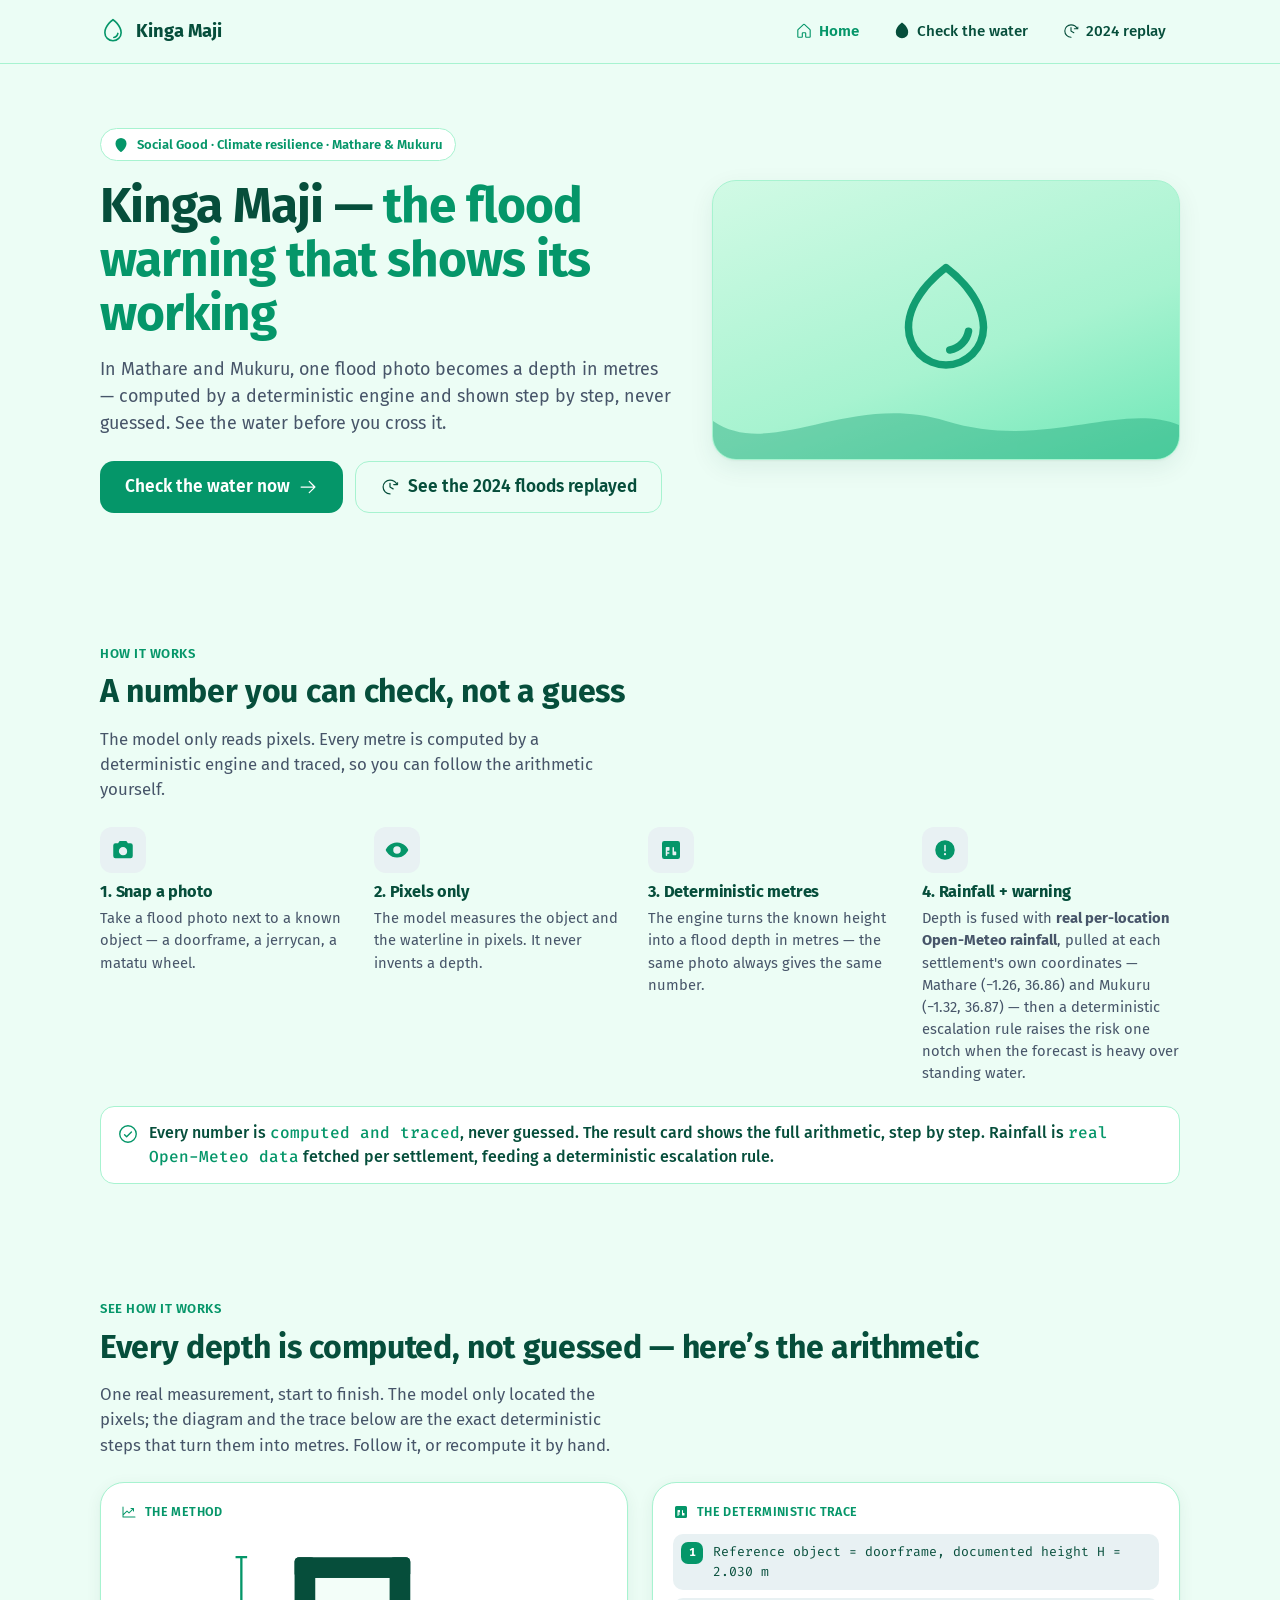
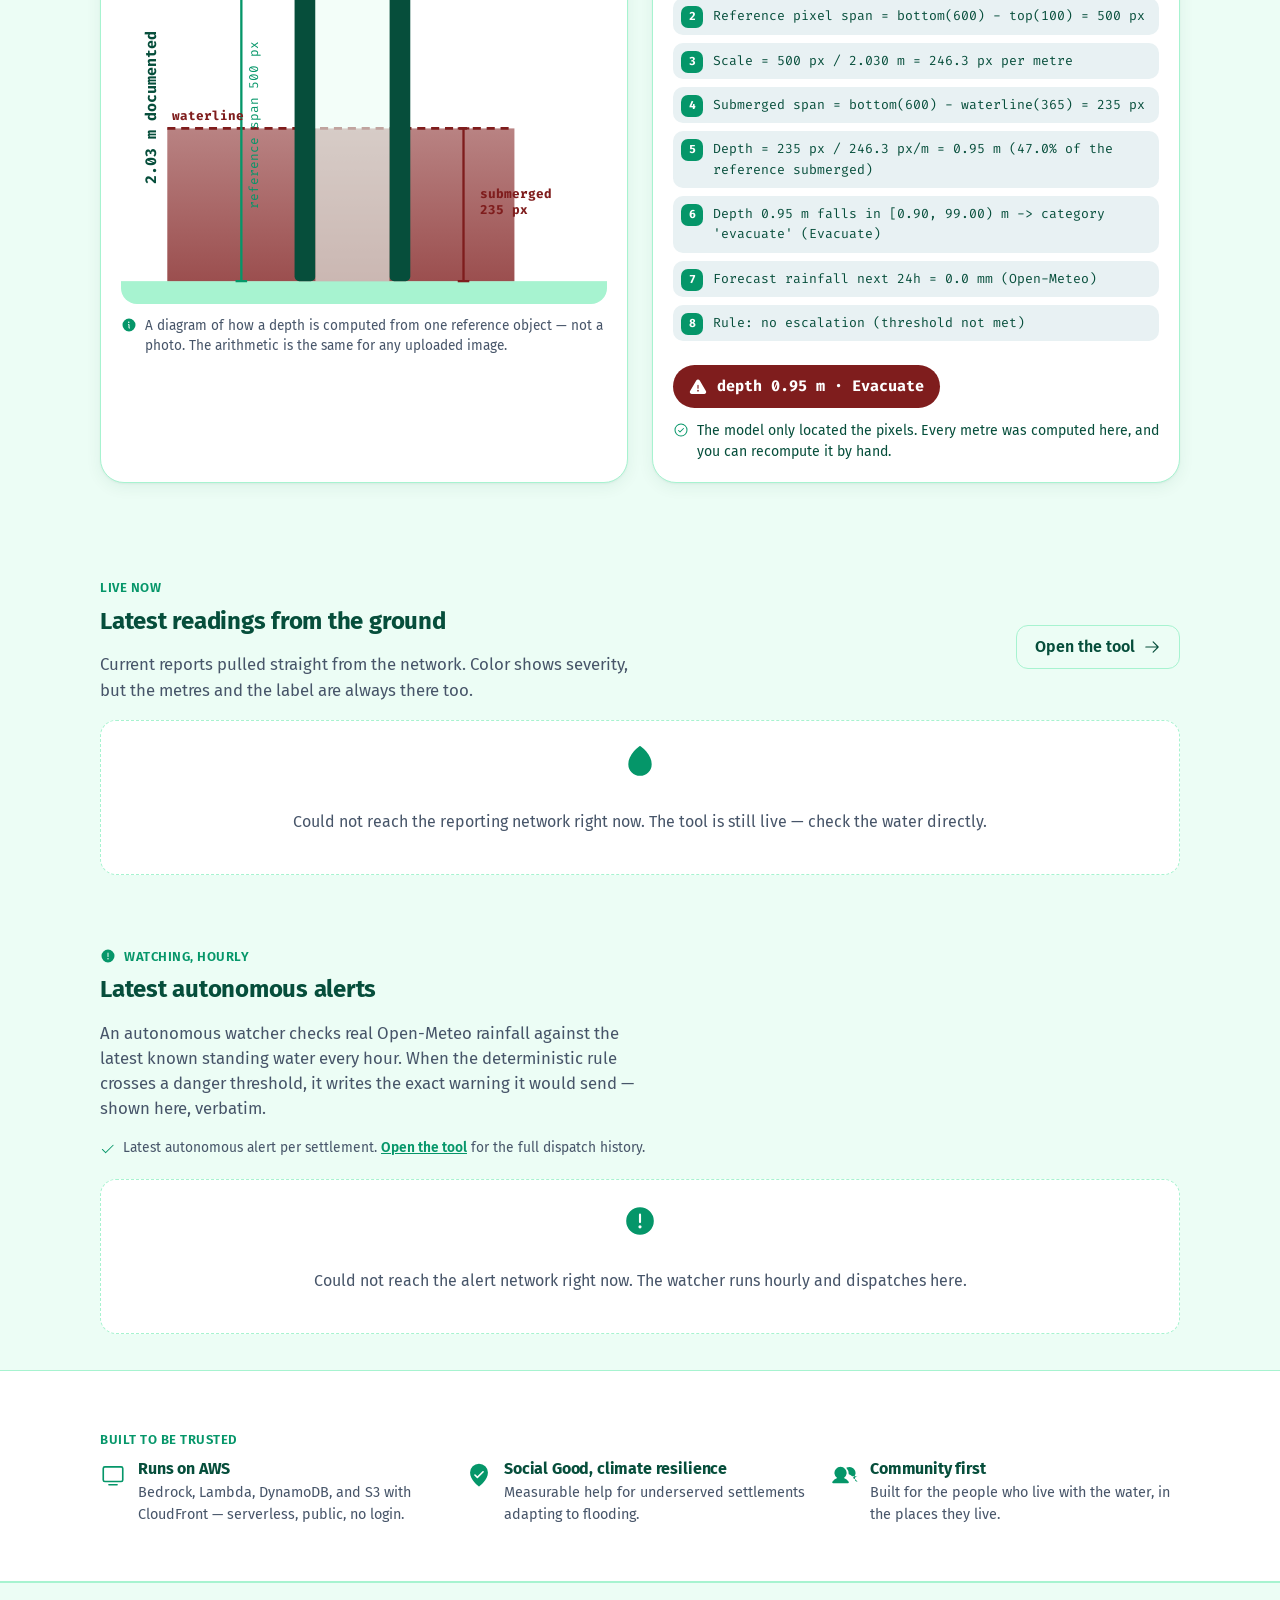
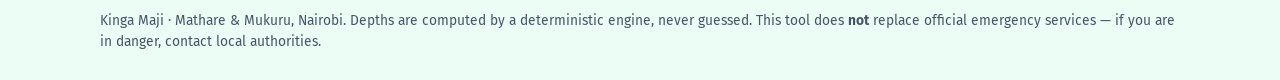
<file: web/index.html>
<!DOCTYPE html>
<html lang="en">
<head>
  <meta charset="utf-8">
  <meta name="viewport" content="width=device-width, initial-scale=1">
  <title>Kinga Maji — the flood warning that shows its working</title>
  <meta name="description" content="A flood warning for Mathare and Mukuru that computes depth in metres from one photo and shows every step. Social Good, climate resilience, built on AWS.">
  <link rel="preconnect" href="https://fonts.googleapis.com">
  <link rel="preconnect" href="https://fonts.gstatic.com" crossorigin>
  <link href="https://fonts.googleapis.com/css2?family=Fira+Code:wght@400;500;600;700&family=Fira+Sans:wght@300;400;500;600;700&display=swap" rel="stylesheet">
  <link rel="stylesheet" href="kinga.css">
  <style>
    /* ---- hero ---- */
    .hero { position: relative; overflow: hidden; padding: 64px 0 72px; }
    .hero-grid { display: grid; grid-template-columns: 1fr; gap: 28px; align-items: center; }
    @media (min-width: 920px) { .hero-grid { grid-template-columns: 1.1fr 0.9fr; gap: 40px; } }
    .hero h1 {
      font-size: clamp(2rem, 5vw, 3.1rem); line-height: 1.08; margin: 0 0 16px;
      letter-spacing: -0.02em;
    }
    .hero h1 .accent { color: var(--color-primary); }
    .hero .lead { font-size: 1.12rem; margin: 0 0 24px; }
    .hero-cta { display: flex; gap: 12px; flex-wrap: wrap; align-items: center; }
    .hero-badge {
      display: inline-flex; align-items: center; gap: 8px; margin-bottom: 18px;
      padding: 6px 12px; border-radius: 999px; background: var(--color-card);
      border: 1px solid var(--color-border); font-size: 0.82rem; font-weight: 600;
      color: var(--color-primary);
    }
    .hero-badge svg { color: var(--color-primary); }

    .hero-art {
      position: relative; border-radius: var(--radius-lg);
      background: linear-gradient(160deg, #D1FAE5, #A7F3D0 60%, #6EE7B7);
      border: 1px solid var(--color-border); box-shadow: var(--shadow-soft);
      min-height: 280px; display: flex; align-items: center; justify-content: center;
      overflow: hidden;
    }
    .hero-art .drop { color: var(--color-primary); opacity: 0.92; }
    .hero-wave { position: absolute; left: 0; right: 0; bottom: -2px; display: block; color: var(--color-primary); opacity: 0.35; }

    /* ---- how it works ---- */
    .steps { display: grid; grid-template-columns: 1fr; gap: 16px; margin-top: 24px; }
    @media (min-width: 760px) { .steps { grid-template-columns: repeat(4, 1fr); } }
    .step { position: relative; }
    .step .step-icon {
      display: inline-flex; align-items: center; justify-content: center;
      width: 46px; height: 46px; border-radius: 12px; margin-bottom: 10px;
      background: var(--color-muted); color: var(--color-primary);
    }
    .step h3 { font-size: 1.02rem; margin: 0 0 6px; }
    .step p { margin: 0; color: var(--color-muted-foreground); font-size: 0.92rem; }
    .provable-note {
      margin-top: 22px; padding: 14px 16px; border-radius: 14px;
      background: var(--color-card); border: 1px solid var(--color-border);
      color: var(--color-foreground); font-weight: 500;
      display: flex; gap: 10px; align-items: flex-start;
    }
    .provable-note svg { color: var(--color-primary); flex: none; margin-top: 2px; }
    .provable-note .mono { color: var(--color-primary); }

    /* ---- live now ---- */
    .live-head { display: flex; align-items: center; justify-content: space-between; gap: 16px; flex-wrap: wrap; }
    .live-grid { display: grid; grid-template-columns: 1fr; gap: 14px; margin-top: 20px; }
    @media (min-width: 640px) { .live-grid { grid-template-columns: repeat(2, 1fr); } }
    @media (min-width: 980px) { .live-grid { grid-template-columns: repeat(3, 1fr); } }
    .live-card {
      border: 1px solid var(--color-border); border-left: 7px solid var(--risk-neutral);
      border-radius: var(--radius); background: var(--color-card); padding: 16px;
    }
    .live-card .lc-top { display: flex; align-items: center; justify-content: space-between; gap: 10px; }
    .live-card .lc-settlement { font-weight: 600; display: inline-flex; align-items: center; gap: 8px; }
    .live-card .lc-time { color: var(--color-muted-foreground); font-size: 0.78rem; }
    .live-card .lc-depth { font-family: 'Fira Code', monospace; font-size: 1.5rem; font-weight: 700; margin: 10px 0 2px; }
    .live-card .lc-label { font-size: 0.95rem; font-weight: 500; }
    .live-card .lc-rain { font-family: 'Fira Code', monospace; font-size: 0.82rem; color: var(--color-muted-foreground); margin-top: 8px; }
    .live-card .lc-rain72 { display: block; font-family: 'Fira Code', monospace; font-size: 0.78rem; color: var(--color-muted-foreground); margin-top: 2px; }
    .live-card .dot { display: inline-block; width: 12px; height: 12px; border-radius: 50%; border: 1px solid rgba(6,78,59,.25); }
    .live-empty {
      border: 1px dashed var(--color-border); border-radius: var(--radius);
      padding: 24px; text-align: center; color: var(--color-muted-foreground);
      background: var(--color-card);
    }
    .live-empty svg { color: var(--color-primary); margin-bottom: 8px; }

    /* ---- trust row ---- */
    .trust { background: var(--color-card); border-top: 1px solid var(--color-border); border-bottom: 1px solid var(--color-border); }
    .trust-grid { display: grid; grid-template-columns: 1fr; gap: 18px; }
    @media (min-width: 760px) { .trust-grid { grid-template-columns: repeat(3, 1fr); } }
    .trust-item { display: flex; gap: 12px; align-items: flex-start; }
    .trust-item svg { color: var(--color-primary); flex: none; margin-top: 2px; }
    .trust-item h3 { font-size: 1rem; margin: 0 0 4px; }
    .trust-item p { margin: 0; color: var(--color-muted-foreground); font-size: 0.9rem; }

    /* ---- latest autonomous alerts ---- */
    /* Styling lives in kinga.css (.alerts-head, .alerts-note, .alerts-list,
       .alert-card + severity classes, .alerts-empty) — the shared stylesheet
       is the single source of truth for the deduped, severity-ranked panel. */
  
  </style>
</head>
<body>
  <!-- Shared header -->
  <header class="header">
    <div class="header-inner">
      <a class="brand" href="index.html">
        <span class="brand-icon" aria-hidden="true">
          <svg width="26" height="26" viewBox="0 0 256 256" fill="currentColor"><path d="M174,47.75a254.19,254.19,0,0,0-41.45-38.3,8,8,0,0,0-9.18,0A254.19,254.19,0,0,0,82,47.75C54.51,79.32,40,112.6,40,144a88,88,0,0,0,176,0C216,112.6,201.49,79.32,174,47.75ZM128,216a72.08,72.08,0,0,1-72-72c0-57.23,55.47-105,72-118,16.53,13,72,60.75,72,118A72.08,72.08,0,0,1,128,216Zm55.89-62.66a57.6,57.6,0,0,1-46.56,46.55A8.75,8.75,0,0,1,136,200a8,8,0,0,1-1.32-15.89c16.57-2.79,30.63-16.85,33.44-33.45a8,8,0,0,1,15.78,2.68Z"/></svg>
        </span>
        Kinga Maji
      </a>
      <nav class="nav" aria-label="Primary">
        <a href="index.html" aria-current="page">
          <svg width="18" height="18" viewBox="0 0 256 256" fill="currentColor" aria-hidden="true"><path d="M218.83,103.77l-80-75.48a1.14,1.14,0,0,1-.11-.11,16,16,0,0,0-21.53,0l-.11.11L37.17,103.77A16,16,0,0,0,32,115.55V208a16,16,0,0,0,16,16H96a16,16,0,0,0,16-16V160h32v48a16,16,0,0,0,16,16h48a16,16,0,0,0,16-16V115.55A16,16,0,0,0,218.83,103.77ZM208,208H160V160a16,16,0,0,0-16-16H112a16,16,0,0,0-16,16v48H48V115.55l.11-.1L128,40l79.9,75.43.11.1Z"/></svg>
          <span class="nav-label">Home</span>
        </a>
        <a href="app.html">
          <svg width="18" height="18" viewBox="0 0 256 256" fill="currentColor" aria-hidden="true"><path d="M174,47.75a254.19,254.19,0,0,0-41.45-38.3,8,8,0,0,0-9.18,0A254.19,254.19,0,0,0,82,47.75C54.51,79.32,40,112.6,40,144a88,88,0,0,0,176,0C216,112.6,201.49,79.32,174,47.75Z"/></svg>
          <span class="nav-label">Check the water</span>
        </a>
        <a href="replay.html">
          <svg width="18" height="18" viewBox="0 0 256 256" fill="currentColor" aria-hidden="true"><path d="M136,80v43.47l36.12,21.67a8,8,0,0,1-8.24,13.72l-40-24A8,8,0,0,1,120,128V80a8,8,0,0,1,16,0Zm92-16a8,8,0,0,0-8,8V82C206.4,54.11,170.82,32,128,32a96,96,0,1,0,0,192,8,8,0,0,0,0-16,80,80,0,1,1,0-160c37.36,0,66.4,19.4,76.9,40H176a8,8,0,0,0,0,16h48a8,8,0,0,0,8-8V72A8,8,0,0,0,228,64Z"/></svg>
          <span class="nav-label">2024 replay</span>
        </a>
      </nav>
    </div>
  </header>

  <main>
    <!-- Hero -->
    <section class="hero">
      <div class="container">
        <div class="hero-grid">
          <div>
            <span class="hero-badge">
              <svg width="16" height="16" viewBox="0 0 256 256" fill="currentColor" aria-hidden="true"><path d="M128,16a88.1,88.1,0,0,0-88,88c0,75.3,80,132.17,83.41,134.55a8,8,0,0,0,9.18,0C136,236.17,216,179.3,216,104A88.1,88.1,0,0,0,128,16Z"/></svg>
              Social Good · Climate resilience · Mathare &amp; Mukuru
            </span>
            <h1>Kinga Maji — <span class="accent">the flood warning that shows its working</span></h1>
            <p class="lead">In Mathare and Mukuru, one flood photo becomes a depth in metres — computed by a deterministic engine and shown step by step, never guessed. See the water before you cross it.</p>
            <div class="hero-cta">
              <a class="btn btn-primary btn-lg" href="app.html">
                Check the water now
                <svg width="20" height="20" viewBox="0 0 256 256" fill="currentColor" aria-hidden="true"><path d="M221.66,133.66l-72,72a8,8,0,0,1-11.32-11.32L196.69,136H40a8,8,0,0,1,0-16H196.69L138.34,61.66a8,8,0,0,1,11.32-11.32l72,72A8,8,0,0,1,221.66,133.66Z"/></svg>
              </a>
              <a class="btn btn-ghost btn-lg" href="replay.html">
                <svg width="20" height="20" viewBox="0 0 256 256" fill="currentColor" aria-hidden="true" role="img" aria-label="Replay the 2024 floods"><path d="M136,80v43.47l36.12,21.67a8,8,0,0,1-8.24,13.72l-40-24A8,8,0,0,1,120,128V80a8,8,0,0,1,16,0Zm92-16a8,8,0,0,0-8,8V82C206.4,54.11,170.82,32,128,32a96,96,0,1,0,0,192,8,8,0,0,0,0-16,80,80,0,1,1,0-160c37.36,0,66.4,19.4,76.9,40H176a8,8,0,0,0,0,16h48a8,8,0,0,0,8-8V72A8,8,0,0,0,228,64Z"/></svg>
                See the 2024 floods replayed
              </a>
            </div>
          </div>
          <div class="hero-art" aria-hidden="true">
            <svg class="drop" width="120" height="120" viewBox="0 0 256 256" fill="currentColor"><path d="M174,47.75a254.19,254.19,0,0,0-41.45-38.3,8,8,0,0,0-9.18,0A254.19,254.19,0,0,0,82,47.75C54.51,79.32,40,112.6,40,144a88,88,0,0,0,176,0C216,112.6,201.49,79.32,174,47.75ZM128,216a72.08,72.08,0,0,1-72-72c0-57.23,55.47-105,72-118,16.53,13,72,60.75,72,118A72.08,72.08,0,0,1,128,216Zm55.89-62.66a57.6,57.6,0,0,1-46.56,46.55A8.75,8.75,0,0,1,136,200a8,8,0,0,1-1.32-15.89c16.57-2.79,30.63-16.85,33.44-33.45a8,8,0,0,1,15.78,2.68Z"/></svg>
            <svg class="hero-wave" width="100%" height="70" viewBox="0 0 1200 70" preserveAspectRatio="none" fill="currentColor"><path d="M0,30 C150,70 350,0 600,30 C850,60 1050,10 1200,34 L1200,70 L0,70 Z"/></svg>
          </div>
        </div>
      </div>
    </section>

    <!-- How it works -->
    <section class="section" id="how">
      <div class="container">
        <span class="eyebrow">How it works</span>
        <h2>A number you can check, not a guess</h2>
        <p class="lead">The model only reads pixels. Every metre is computed by a deterministic engine and traced, so you can follow the arithmetic yourself.</p>

        <div class="steps">
          <div class="step">
            <span class="step-icon" aria-hidden="true"><svg width="24" height="24" viewBox="0 0 256 256" fill="currentColor"><path d="M208,56H180.28L166.65,35.56A8,8,0,0,0,160,32H96a8,8,0,0,0-6.65,3.56L75.71,56H48A24,24,0,0,0,24,80V192a24,24,0,0,0,24,24H208a24,24,0,0,0,24-24V80A24,24,0,0,0,208,56Zm-80,128a44,44,0,1,1,44-44A44.05,44.05,0,0,1,128,184Z"/></svg></span>
            <h3>1. Snap a photo</h3>
            <p>Take a flood photo next to a known object — a doorframe, a jerrycan, a matatu wheel.</p>
          </div>
          <div class="step">
            <span class="step-icon" aria-hidden="true"><svg width="24" height="24" viewBox="0 0 256 256" fill="currentColor"><path d="M247.31,124.76c-.35-.79-8.82-19.58-27.65-38.41C194.57,61.26,162.88,48,128,48S61.43,61.26,36.34,86.35C17.51,105.18,9,124,8.69,124.76a8,8,0,0,0,0,6.5c.35.79,8.82,19.57,27.65,38.4C61.43,194.74,93.12,208,128,208s66.57-13.26,91.66-38.34c18.83-18.83,27.3-37.61,27.65-38.4A8,8,0,0,0,247.31,124.76ZM128,168a40,40,0,1,1,40-40A40,40,0,0,1,128,168Z"/></svg></span>
            <h3>2. Pixels only</h3>
            <p>The model measures the object and the waterline in pixels. It never invents a depth.</p>
          </div>
          <div class="step">
            <span class="step-icon" aria-hidden="true"><svg width="24" height="24" viewBox="0 0 256 256" fill="currentColor"><path d="M200,32H56A24,24,0,0,0,32,56V200a24,24,0,0,0,24,24H200a24,24,0,0,0,24-24V56A24,24,0,0,0,200,32Zm-88,96a8,8,0,0,1-8,8H88v16h16a8,8,0,0,1,0,16H88v16a8,8,0,0,1-16,0V104a8,8,0,0,1,8-8h28A8,8,0,0,1,112,104Zm72,48a8,8,0,0,1-8,8H152a8,8,0,0,1-8-8V104a8,8,0,0,1,16,0v40h16A8,8,0,0,1,184,152Z"/></svg></span>
            <h3>3. Deterministic metres</h3>
            <p>The engine turns the known height into a flood depth in metres — the same photo always gives the same number.</p>
          </div>
          <div class="step">
            <span class="step-icon" aria-hidden="true"><svg width="24" height="24" viewBox="0 0 256 256" fill="currentColor"><path d="M128,24A104,104,0,1,0,232,128,104.11,104.11,0,0,0,128,24Zm-8,56a8,8,0,0,1,16,0v56a8,8,0,0,1-16,0Zm8,104a12,12,0,1,1,12-12A12,12,0,0,1,128,184Z"/></svg></span>
            <h3>4. Rainfall + warning</h3>
            <p>Depth is fused with <strong>real per-location Open-Meteo rainfall</strong>, pulled at each settlement's own coordinates — Mathare (−1.26, 36.86) and Mukuru (−1.32, 36.87) — then a deterministic escalation rule raises the risk one notch when the forecast is heavy over standing water.</p>
          </div>
        </div>

        <div class="provable-note">
          <svg width="22" height="22" viewBox="0 0 256 256" fill="currentColor" aria-hidden="true"><path d="M173.66,98.34a8,8,0,0,1,0,11.32l-56,56a8,8,0,0,1-11.32,0l-24-24a8,8,0,0,1,11.32-11.32L112,148.69l50.34-50.35A8,8,0,0,1,173.66,98.34ZM232,128A104,104,0,1,1,128,24,104.11,104.11,0,0,1,232,128Zm-16,0a88,88,0,1,0-88,88A88.1,88.1,0,0,0,216,128Z"/></svg>
          <span>Every number is <span class="mono">computed and traced</span>, never guessed. The result card shows the full arithmetic, step by step. Rainfall is <span class="mono">real Open-Meteo data</span> fetched per settlement, feeding a deterministic escalation rule.</span>
        </div>
      </div>
    </section>

    <!-- See how it works — worked example (static, always renders) -->
    <section class="section" id="worked">
      <div class="container">
        <span class="eyebrow">See how it works</span>
        <h2>Every depth is computed, not guessed — here&rsquo;s the arithmetic</h2>
        <p class="lead">One real measurement, start to finish. The model only located the pixels; the diagram and the trace below are the exact deterministic steps that turn them into metres. Follow it, or recompute it by hand.</p>

        <div class="worked-grid">
          <!-- LEFT: annotated method diagram (self-contained SVG, not a photo) -->
          <div class="worked-panel">
            <span class="panel-eyebrow">
              <svg width="16" height="16" viewBox="0 0 256 256" fill="currentColor" aria-hidden="true"><path d="M232,208a8,8,0,0,1-8,8H32a8,8,0,0,1-8-8V48a8,8,0,0,1,16,0V156.69l50.34-50.35a8,8,0,0,1,11.32,0L128,132.69,180.69,80H160a8,8,0,0,1,0-16h40a8,8,0,0,1,8,8v40a8,8,0,0,1-16,0V91.31l-58.34,58.35a8,8,0,0,1-11.32,0L96,123.31,40,179.31V200H224A8,8,0,0,1,232,208Z"/></svg>
              The method
            </span>
            <svg class="worked-diagram" viewBox="0 0 420 320" role="img"
                 aria-label="Diagram of the depth method: a doorframe 2.03 metres tall stands in flood water. The full reference pixel span from top to bottom is 500 pixels. A waterline crosses the frame; the submerged span from the waterline down to the bottom is 235 pixels, shaded in the dark-red evacuate risk colour. Dividing the submerged pixels by the pixels-per-metre scale gives a flood depth of 0.95 metres.">
              <defs>
                <linearGradient id="waterFill" x1="0" y1="0" x2="0" y2="1">
                  <stop offset="0" stop-color="#7F1D1D" stop-opacity="0.55"/>
                  <stop offset="1" stop-color="#7F1D1D" stop-opacity="0.78"/>
                </linearGradient>
              </defs>
              <!-- decorative scene, described by the parent aria-label -->
              <g aria-hidden="true">
                <!-- ground -->
                <rect x="0" y="300" width="420" height="20" fill="#A7F3D0"/>
                <!-- submerged water shade (waterline y=168 -> bottom y=300 = 47% of the 280px frame) -->
                <rect x="40" y="168" width="300" height="132" fill="url(#waterFill)"/>
                <!-- water surface line -->
                <line x1="40" y1="168" x2="340" y2="168" stroke="#7F1D1D" stroke-width="2.5" stroke-dasharray="7 5"/>

                <!-- doorframe (reference object): top y=20, bottom y=300 -->
                <!-- left post -->
                <rect x="150" y="20" width="18" height="280" rx="4" fill="#064E3B"/>
                <!-- right post -->
                <rect x="232" y="20" width="18" height="280" rx="4" fill="#064E3B"/>
                <!-- lintel -->
                <rect x="150" y="20" width="100" height="18" rx="4" fill="#064E3B"/>
                <!-- door panel (lighter, inside the frame) -->
                <rect x="168" y="38" width="64" height="262" fill="#ECFDF5" opacity="0.6"/>

                <!-- full reference span bracket (left side), top->bottom -->
                <line x1="104" y1="20" x2="104" y2="300" stroke="#059669" stroke-width="2"/>
                <line x1="99" y1="20" x2="109" y2="20" stroke="#059669" stroke-width="2"/>
                <line x1="99" y1="300" x2="109" y2="300" stroke="#059669" stroke-width="2"/>

                <!-- submerged span bracket (right side), waterline->bottom -->
                <line x1="296" y1="168" x2="296" y2="300" stroke="#7F1D1D" stroke-width="2"/>
                <line x1="291" y1="168" x2="301" y2="168" stroke="#7F1D1D" stroke-width="2"/>
                <line x1="291" y1="300" x2="301" y2="300" stroke="#7F1D1D" stroke-width="2"/>
              </g>

              <!-- callout labels (text; still inside role=img, parent label covers them) -->
              <g aria-hidden="true" font-family="'Fira Code', monospace">
                <!-- reference height -->
                <text x="30" y="150" transform="rotate(-90 30 150)" text-anchor="middle"
                      font-size="13" font-weight="700" fill="#064E3B">2.03 m documented</text>
                <text x="118" y="165" transform="rotate(-90 118 165)" text-anchor="middle"
                      font-size="11" fill="#059669">reference span 500 px</text>
                <!-- waterline -->
                <text x="44" y="161" font-size="11" font-weight="700" fill="#7F1D1D">waterline</text>
                <!-- submerged span -->
                <text x="310" y="228" font-size="11" font-weight="700" fill="#7F1D1D">submerged</text>
                <text x="310" y="242" font-size="11" font-weight="700" fill="#7F1D1D">235 px</text>
              </g>
            </svg>
            <p class="worked-caption">
              <svg width="16" height="16" viewBox="0 0 256 256" fill="currentColor" aria-hidden="true"><path d="M128,24A104,104,0,1,0,232,128,104.11,104.11,0,0,0,128,24Zm-4,48a12,12,0,1,1-12,12A12,12,0,0,1,124,72Zm12,112a16,16,0,0,1-16-16V128a8,8,0,0,1,0-16,16,16,0,0,1,16,16v40a8,8,0,0,1,0,16Z"/></svg>
              A diagram of how a depth is computed from one reference object — not a photo. The arithmetic is the same for any uploaded image.
            </p>
          </div>

          <!-- RIGHT: the exact deterministic trace, as evidence -->
          <div class="worked-panel">
            <span class="panel-eyebrow">
              <svg width="16" height="16" viewBox="0 0 256 256" fill="currentColor" aria-hidden="true"><path d="M200,32H56A24,24,0,0,0,32,56V200a24,24,0,0,0,24,24H200a24,24,0,0,0,24-24V56A24,24,0,0,0,200,32Zm-88,96a8,8,0,0,1-8,8H88v16h16a8,8,0,0,1,0,16H88v16a8,8,0,0,1-16,0V104a8,8,0,0,1,8-8h28A8,8,0,0,1,112,104Zm72,48a8,8,0,0,1-8,8H152a8,8,0,0,1-8-8V104a8,8,0,0,1,16,0v40h16A8,8,0,0,1,184,152Z"/></svg>
              The deterministic trace
            </span>
            <ol class="trace-list" aria-label="Deterministic engine trace for the worked example">
              <li>Reference object = doorframe, documented height H = 2.030 m</li>
              <li>Reference pixel span = bottom(600) - top(100) = 500 px</li>
              <li>Scale = 500 px / 2.030 m = 246.3 px per metre</li>
              <li>Submerged span = bottom(600) - waterline(365) = 235 px</li>
              <li>Depth = 235 px / 246.3 px/m = 0.95 m (47.0% of the reference submerged)</li>
              <li>Depth 0.95 m falls in [0.90, 99.00) m -&gt; category 'evacuate' (Evacuate)</li>
              <li>Forecast rainfall next 24h = 0.0 mm (Open-Meteo)</li>
              <li>Rule: no escalation (threshold not met)</li>
            </ol>
            <div class="trace-result">
              <span class="trace-chip">
                <svg width="18" height="18" viewBox="0 0 256 256" fill="currentColor" aria-hidden="true"><path d="M240.26,186.1,152.81,34.23h0a28.74,28.74,0,0,0-49.62,0L15.74,186.1a27.45,27.45,0,0,0,0,27.71A28.31,28.31,0,0,0,40.55,228h174.9a28.31,28.31,0,0,0,24.78-14.19A27.45,27.45,0,0,0,240.26,186.1ZM120,104a8,8,0,0,1,16,0v40a8,8,0,0,1-16,0Zm8,88a12,12,0,1,1,12-12A12,12,0,0,1,128,192Z"/></svg>
                depth 0.95 m · Evacuate
              </span>
              <p class="trace-recompute">
                <svg width="16" height="16" viewBox="0 0 256 256" fill="currentColor" aria-hidden="true"><path d="M173.66,98.34a8,8,0,0,1,0,11.32l-56,56a8,8,0,0,1-11.32,0l-24-24a8,8,0,0,1,11.32-11.32L112,148.69l50.34-50.35A8,8,0,0,1,173.66,98.34ZM232,128A104,104,0,1,1,128,24,104.11,104.11,0,0,1,232,128Zm-16,0a88,88,0,1,0-88,88A88.1,88.1,0,0,0,216,128Z"/></svg>
                The model only located the pixels. Every metre was computed here, and you can recompute it by hand.
              </p>
            </div>
          </div>
        </div>
      </div>
    </section>

    <!-- Live now -->
    <section class="section-tight" id="live">
      <div class="container">
        <div class="live-head">
          <div>
            <span class="eyebrow">Live now</span>
            <h2>Latest readings from the ground</h2>
            <p class="lead">Current reports pulled straight from the network. Color shows severity, but the metres and the label are always there too.</p>
          </div>
          <a class="btn btn-ghost" href="app.html">
            Open the tool
            <svg width="18" height="18" viewBox="0 0 256 256" fill="currentColor" aria-hidden="true"><path d="M221.66,133.66l-72,72a8,8,0,0,1-11.32-11.32L196.69,136H40a8,8,0,0,1,0-16H196.69L138.34,61.66a8,8,0,0,1,11.32-11.32l72,72A8,8,0,0,1,221.66,133.66Z"/></svg>
          </a>
        </div>
        <div id="liveWrap">
          <div class="live-grid" id="liveGrid" style="display:none;"></div>
          <div class="live-empty" id="liveEmpty">
            <svg width="34" height="34" viewBox="0 0 256 256" fill="currentColor" aria-hidden="true"><path d="M174,47.75a254.19,254.19,0,0,0-41.45-38.3,8,8,0,0,0-9.18,0A254.19,254.19,0,0,0,82,47.75C54.51,79.32,40,112.6,40,144a88,88,0,0,0,176,0C216,112.6,201.49,79.32,174,47.75Z"/></svg>
            <p id="liveEmptyText">Loading the latest readings…</p>
          </div>
        </div>
      </div>
    </section>

    <!-- Latest autonomous alerts -->
    <section class="section-tight" id="autonomous">
      <div class="container">
        <div class="alerts-head">
          <div>
            <span class="eyebrow">
              <svg width="16" height="16" viewBox="0 0 256 256" fill="currentColor" aria-hidden="true"><path d="M128,24A104,104,0,1,0,232,128,104.11,104.11,0,0,0,128,24Zm-8,56a8,8,0,0,1,16,0v56a8,8,0,0,1-16,0Zm8,104a12,12,0,1,1,12-12A12,12,0,0,1,128,184Z"/></svg>
              Watching, hourly
            </span>
            <h2>Latest autonomous alerts</h2>
            <p class="lead">An autonomous watcher checks real Open-Meteo rainfall against the latest known standing water every hour. When the deterministic rule crosses a danger threshold, it writes the exact warning it would send — shown here, verbatim.</p>
            <p class="alerts-note">
              <svg width="15" height="15" viewBox="0 0 256 256" fill="currentColor" aria-hidden="true"><path d="M229.66,77.66l-128,128a8,8,0,0,1-11.32,0l-56-56a8,8,0,0,1,11.32-11.32L96,188.69,218.34,66.34a8,8,0,0,1,11.32,11.32Z"/></svg>
              <span>Latest autonomous alert per settlement. <a href="app.html">Open the tool</a> for the full dispatch history.</span>
            </p>
          </div>
        </div>
        <div id="alertsWrap">
          <ul class="alerts-list" id="alertsList" style="display:none;"></ul>
          <div class="alerts-empty" id="alertsEmpty">
            <svg width="34" height="34" viewBox="0 0 256 256" fill="currentColor" aria-hidden="true"><path d="M128,24A104,104,0,1,0,232,128,104.11,104.11,0,0,0,128,24Zm-8,56a8,8,0,0,1,16,0v56a8,8,0,0,1-16,0Zm8,104a12,12,0,1,1,12-12A12,12,0,0,1,128,184Z"/></svg>
            <p id="alertsEmptyText">Loading the latest autonomous alerts…</p>
          </div>
        </div>
      </div>
    </section>

    <!-- Trust row -->
    <section class="section trust" id="trust">
      <div class="container">
        <span class="eyebrow">Built to be trusted</span>
        <div class="trust-grid">
          <div class="trust-item">
            <svg width="26" height="26" viewBox="0 0 256 256" fill="currentColor" aria-hidden="true"><path d="M208,40H48A24,24,0,0,0,24,64V176a24,24,0,0,0,24,24H208a24,24,0,0,0,24-24V64A24,24,0,0,0,208,40Zm8,136a8,8,0,0,1-8,8H48a8,8,0,0,1-8-8V64a8,8,0,0,1,8-8H208a8,8,0,0,1,8,8ZM176,224a8,8,0,0,1-8,8H88a8,8,0,0,1,0-16h80A8,8,0,0,1,176,224Z"/></svg>
            <div>
              <h3>Runs on AWS</h3>
              <p>Bedrock, Lambda, DynamoDB, and S3 with CloudFront — serverless, public, no login.</p>
            </div>
          </div>
          <div class="trust-item">
            <svg width="26" height="26" viewBox="0 0 256 256" fill="currentColor" aria-hidden="true"><path d="M128,16a88.1,88.1,0,0,0-88,88c0,75.3,80,132.17,83.41,134.55a8,8,0,0,0,9.18,0C136,236.17,216,179.3,216,104A88.1,88.1,0,0,0,128,16Zm45.66,85.66-56,56a8,8,0,0,1-11.32,0l-24-24a8,8,0,0,1,11.32-11.32L112,140.69l50.34-50.35a8,8,0,0,1,11.32,11.32Z"/></svg>
            <div>
              <h3>Social Good, climate resilience</h3>
              <p>Measurable help for underserved settlements adapting to flooding.</p>
            </div>
          </div>
          <div class="trust-item">
            <svg width="26" height="26" viewBox="0 0 256 256" fill="currentColor" aria-hidden="true"><path d="M164.47,195.63a8,8,0,0,1-6.7,12.37H10.23a8,8,0,0,1-6.7-12.37,95.83,95.83,0,0,1,47.22-37.71,60,60,0,1,1,66.5,0A95.83,95.83,0,0,1,164.47,195.63Zm87.91-.15a95.87,95.87,0,0,0-47.13-37.56A60,60,0,0,0,144.7,54.59a4,4,0,0,0-1.33,6.63,76,76,0,0,1,20.57,55,4,4,0,0,0,2.49,3.75,96.86,96.86,0,0,1,28.57,18.78,4,4,0,0,0,2.83,1.17h55.65A8,8,0,0,0,252.38,195.48Z"/></svg>
            <div>
              <h3>Community first</h3>
              <p>Built for the people who live with the water, in the places they live.</p>
            </div>
          </div>
        </div>
      </div>
    </section>
  </main>

  <footer class="footer">
    <div class="container">
      Kinga Maji · Mathare &amp; Mukuru, Nairobi. Depths are computed by a deterministic engine, never guessed.
      This tool does <strong>not</strong> replace official emergency services — if you are in danger, contact local authorities.
    </div>
  </footer>

  <script src="kinga.js"></script>
  <script>
    // Deploy pipeline rewrites this placeholder with the live API base URL.
    const API = 'https://dh0959qwna.execute-api.us-east-1.amazonaws.com';
    // Replacement-proof sentinel: reconstructed from fragments so the deploy
    // step's blanket placeholder-to-real-URL replace cannot rewrite it. The raw
    // placeholder assignment above DOES equal this before deploy (preview mode);
    // after deploy, API becomes the real URL and no longer matches, so the real
    // fetch runs.
    const API_PLACEHOLDER = '__API' + '_URL__';

    // Byte-identical to app.html / lambda handler SETTLEMENTS — used only to
    // fetch recent-72h rainfall from Open-Meteo per settlement for the cards.
    const SETTLEMENTS = {
      Mathare: { lat: -1.2595, lon: 36.8580 },
      Mukuru:  { lat: -1.3167, lon: 36.8667 }
    };

    function liveEmptyState(message) {
      const grid = document.getElementById('liveGrid');
      const empty = document.getElementById('liveEmpty');
      const text = document.getElementById('liveEmptyText');
      grid.style.display = 'none';
      empty.style.display = 'block';
      if (text) text.textContent = message;
    }

    function renderLive(reports) {
      const grid = document.getElementById('liveGrid');
      const empty = document.getElementById('liveEmpty');
      if (!reports || reports.length === 0) {
        liveEmptyState('No reports yet. The map and tool are live — be the first to check the water.');
        return;
      }
      // Newest report per settlement.
      const newest = {};
      reports.forEach(function (r) {
        const s = r.settlement || 'Unknown';
        if (!newest[s] || String(r.timestamp) > String(newest[s].timestamp)) newest[s] = r;
      });
      const items = Object.keys(newest).map(function (s) { return newest[s]; });

      grid.innerHTML = '';
      items.forEach(function (r) {
        const color = Kinga.riskColor(r.category_key);
        const depth = (r.depth_m != null) ? Number(r.depth_m).toFixed(2) + ' m' : '—';
        const label = r.final_label || Kinga.riskLabel(r.category_key) || r.category_key || 'Unknown';
        const card = document.createElement('div');
        card.className = 'live-card';
        card.style.borderLeftColor = color;
        const sName = r.settlement || 'Unknown';
        const rain72Id = 'lc-rain72-' + sName.replace(/[^A-Za-z0-9]/g, '');
        card.innerHTML =
          '<div class="lc-top">' +
            '<span class="lc-settlement"><span class="dot" style="background:' + color + '"></span>' +
              sName + '</span>' +
            '<span class="lc-time">' + Kinga.timeAgo(r.timestamp) + '</span>' +
          '</div>' +
          '<div class="lc-depth" style="color:' + color + '">' + depth + '</div>' +
          '<div class="lc-label">' + label + '</div>' +
          '<div class="lc-rain">Rain 24h: ' + Kinga.fmtMm(r.rainfall_mm) +
            '<span class="lc-rain72" id="' + rain72Id + '"></span></div>';
        grid.appendChild(card);

        // Recent-72h rainfall from the FREE no-key Open-Meteo forecast API
        // (third-party, CORS-open), using this settlement's own coords. Fills
        // the line only when a real number resolves; silent on error.
        const sc = SETTLEMENTS[sName];
        if (sc) {
          Kinga.recentRainfallMm(sc.lat, sc.lon).then(function (mm) {
            if (mm == null) return;
            const el = document.getElementById(rain72Id);
            if (el) el.textContent = 'Last 72h: ' + Kinga.fmtMm(mm) + ' (Open-Meteo)';
          });
        }
      });
      empty.style.display = 'none';
      grid.style.display = '';
    }

    async function loadLive() {
      // Mirror the tool page's placeholder guard: in preview mode, degrade gracefully.
      if (!API || API === API_PLACEHOLDER) {
        liveEmptyState('Live readings appear here once the app is deployed (preview mode).');
        return;
      }
      try {
        const res = await fetch(API + '/reports');
        const data = await res.json();
        renderLive(data.reports || []);
      } catch (e) {
        liveEmptyState('Could not reach the reporting network right now. The tool is still live — check the water directly.');
      }
    }

    // ----- Latest autonomous alerts (GET /alerts via the same sentinel guard) -----
    function alertsEmptyState(message) {
      const list = document.getElementById('alertsList');
      const empty = document.getElementById('alertsEmpty');
      const text = document.getElementById('alertsEmptyText');
      if (list) list.style.display = 'none';
      if (empty) empty.style.display = 'block';
      if (text) text.textContent = message;
    }

    // Severity rank for the risk categories (higher = more dangerous). Drives
    // the visual hierarchy class on each card so dangerous/evacuate dominate
    // and nuisance/ankle recede. Color is NEVER the only signal — the label
    // and the metres line stay visible on every card.
    var ALERT_SEVERITY = {
      evacuate: 5, dangerous: 4, impassable_boda: 3, ankle: 2, nuisance: 1
    };
    function alertSeverityClass(key) {
      var rank = ALERT_SEVERITY[key] || 0;
      if (rank >= 4) return 'sev-critical';   // dangerous + evacuate: dominant
      if (rank === 3) return 'sev-elevated';   // impassable_boda: mid
      if (rank >= 1) return 'sev-low';          // nuisance + ankle: recede
      return 'sev-unknown';
    }
    // Strip the 'ALERT#' sort-key prefix to get a comparable/formattable iso.
    function alertWhen(a) {
      return String((a && a.timestamp) || '').replace('ALERT#', '');
    }

    function renderAlerts(alerts) {
      const list = document.getElementById('alertsList');
      const empty = document.getElementById('alertsEmpty');
      if (!alerts || alerts.length === 0) {
        alertsEmptyState('No autonomous alerts yet. The watcher runs hourly and dispatches here.');
        return;
      }

      // DEDUPE: keep only the single most-recent alert per settlement. The
      // sort key is 'ALERT#<iso>' — strip the prefix before comparing, exactly
      // as the card does before timeAgo. Newest timestamp wins, so Mathare +
      // Mukuru collapse to at most two cards instead of eight.
      const latest = {};
      alerts.forEach(function (a) {
        const s = (a && a.settlement) || 'Unknown';
        if (!latest[s] || alertWhen(a) > alertWhen(latest[s])) latest[s] = a;
      });
      // Show the most dangerous first, then by recency within equal severity.
      const items = Object.keys(latest).map(function (s) { return latest[s]; });
      items.sort(function (x, y) {
        const rx = ALERT_SEVERITY[x.category_key] || 0;
        const ry = ALERT_SEVERITY[y.category_key] || 0;
        if (ry !== rx) return ry - rx;
        return alertWhen(y).localeCompare(alertWhen(x));
      });

      list.innerHTML = '';
      items.forEach(function (a) {
        const color = Kinga.riskColor(a.category_key);
        const depth = (a.depth_m != null) ? Number(a.depth_m).toFixed(2) + ' m' : '—';
        const label = a.final_label || Kinga.riskLabel(a.category_key) || a.category_key || 'Unknown';
        const when = alertWhen(a);
        const li = document.createElement('li');
        li.className = 'alert-card ' + alertSeverityClass(a.category_key);
        // Tint the card background in the risk color at low alpha and tint the
        // left border, both via a CSS custom property the stylesheet consumes
        // (keeps alpha math in CSS, contrast-safe for the ink).
        li.style.setProperty('--ac-risk', color);
        li.innerHTML =
          '<div class="ac-top">' +
            '<span class="ac-settlement">' +
              '<span class="dot" style="background:' + color + '" aria-hidden="true"></span>' +
              (a.settlement || 'Unknown') + '</span>' +
            '<span class="ac-time">' + Kinga.timeAgo(when) + '</span>' +
          '</div>' +
          '<div class="ac-label" style="color:' + color + '">' + label + '</div>' +
          '<div class="ac-metres">' + depth + ' · rain 24h ' + Kinga.fmtMm(a.rainfall_mm) + '</div>' +
          (a.message ? '<div class="ac-message">' + a.message + '</div>' : '');
        list.appendChild(li);
      });
      empty.style.display = 'none';
      list.style.display = '';
    }

    async function loadAlerts() {
      if (!API || API === API_PLACEHOLDER) {
        alertsEmptyState('Autonomous alerts appear here once the app is deployed (preview mode). The watcher runs hourly.');
        return;
      }
      try {
        const res = await fetch(API + '/alerts');
        const data = await res.json();
        renderAlerts(data.alerts || []);
      } catch (e) {
        alertsEmptyState('Could not reach the alert network right now. The watcher runs hourly and dispatches here.');
      }
    }

    loadLive();
    loadAlerts();
  </script>
</body>
</html>
</file>
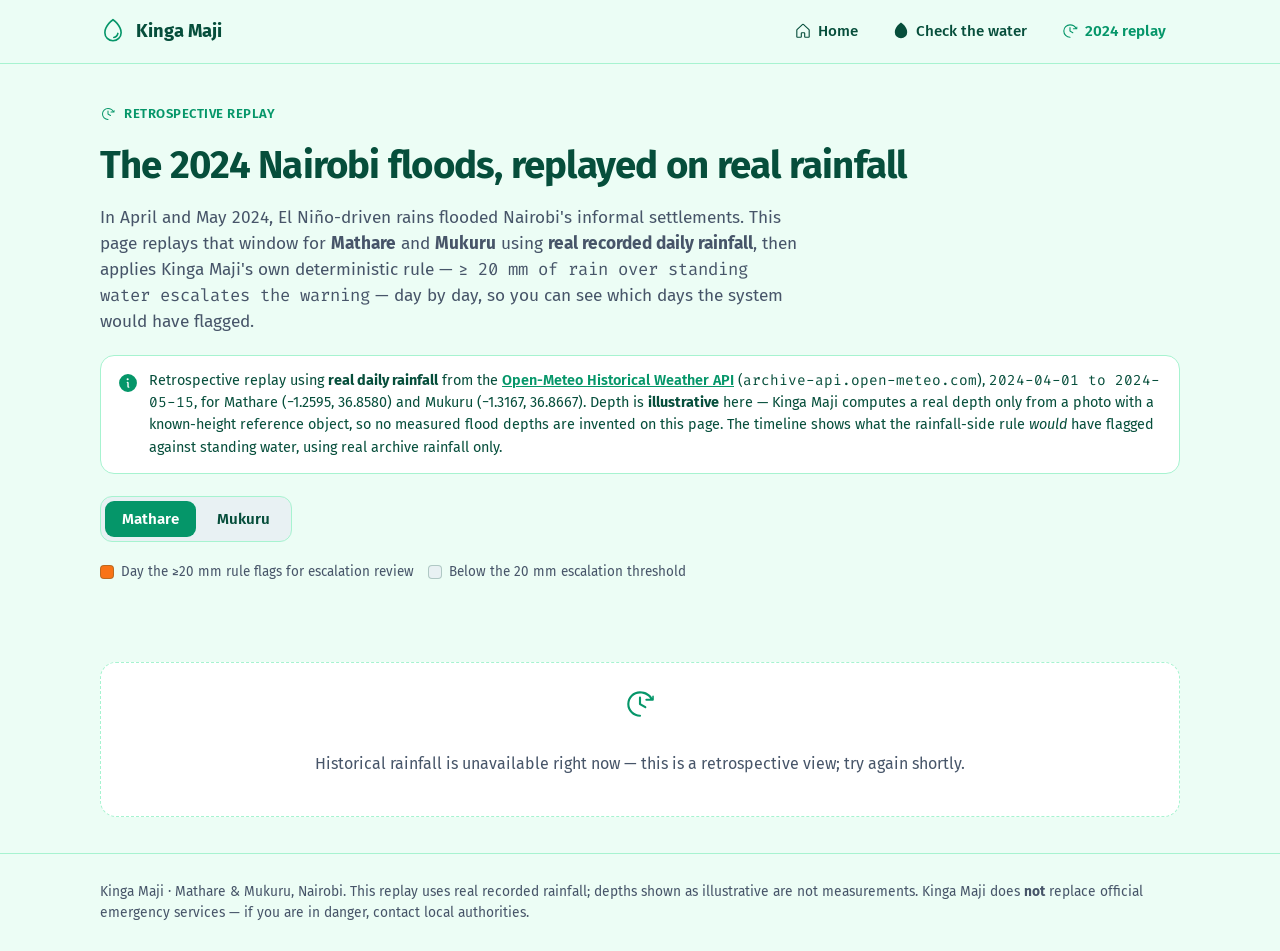
<file: web/replay.html>
<!DOCTYPE html>
<html lang="en">
<head>
  <meta charset="utf-8">
  <meta name="viewport" content="width=device-width, initial-scale=1">
  <title>Kinga Maji — the 2024 Nairobi floods, replayed on real rainfall</title>
  <meta name="description" content="A retrospective replay of the April–May 2024 Nairobi floods for Mathare and Mukuru, using real daily rainfall from the Open-Meteo archive and Kinga Maji's deterministic 20 mm escalation rule.">
  <link rel="preconnect" href="https://fonts.googleapis.com">
  <link rel="preconnect" href="https://fonts.gstatic.com" crossorigin>
  <link href="https://fonts.googleapis.com/css2?family=Fira+Code:wght@400;500;600;700&family=Fira+Sans:wght@300;400;500;600;700&display=swap" rel="stylesheet">
  <link rel="stylesheet" href="kinga.css">
  <style>
    /* ---- replay intro ---- */
    .replay-intro { padding: 40px 0 8px; }
    .replay-intro h1 { font-size: clamp(1.6rem, 4vw, 2.4rem); letter-spacing: -0.02em; margin: 10px 0 12px; }
    .replay-intro .lead { font-size: 1.08rem; max-width: 70ch; }

    /* ---- honesty / citation note ---- */
    .cite-note {
      margin: 20px 0 0; padding: 14px 16px; border-radius: 14px;
      background: var(--color-card); border: 1px solid var(--color-border);
      color: var(--color-foreground); font-size: 0.9rem; line-height: 1.55;
      display: flex; gap: 10px; align-items: flex-start;
    }
    .cite-note svg { color: var(--color-primary); flex: none; margin-top: 2px; }
    .cite-note a { color: var(--color-primary); font-weight: 600; }
    .cite-note .mono { font-family: 'Fira Code', monospace; }

    /* ---- settlement switch ---- */
    .seg {
      display: inline-flex; gap: 4px; margin: 22px 0 6px;
      padding: 4px; border-radius: 12px; background: var(--color-muted);
      border: 1px solid var(--color-border);
    }
    .seg button {
      font-family: inherit; font-size: 0.95rem; font-weight: 600;
      padding: 8px 16px; border-radius: 9px; border: 1px solid transparent;
      background: transparent; color: var(--color-foreground); cursor: pointer;
      transition: background var(--ease), color var(--ease);
    }
    .seg button[aria-pressed="true"] { background: var(--color-primary); color: var(--color-on-primary); }
    .seg button:hover:not([aria-pressed="true"]) { background: var(--color-card); }

    /* ---- summary stat row ---- */
    .stat-row { display: grid; grid-template-columns: 1fr; gap: 12px; margin: 18px 0 6px; }
    @media (min-width: 620px) { .stat-row { grid-template-columns: repeat(3, 1fr); } }
    .stat {
      border: 1px solid var(--color-border); border-radius: var(--radius);
      background: var(--color-card); padding: 14px 16px;
    }
    .stat .stat-k { font-size: 0.78rem; color: var(--color-muted-foreground); font-weight: 600; text-transform: uppercase; letter-spacing: 0.03em; }
    .stat .stat-v { font-family: 'Fira Code', monospace; font-size: 1.5rem; font-weight: 700; margin-top: 4px; }

    /* ---- timeline ---- */
    .timeline { margin: 18px 0 0; display: grid; grid-template-columns: 1fr; gap: 10px; }
    .day {
      display: grid; grid-template-columns: auto 1fr auto; gap: 14px; align-items: center;
      border: 1px solid var(--color-border); border-left: 7px solid var(--risk-neutral);
      border-radius: var(--radius); background: var(--color-card); padding: 12px 16px;
    }
    .day .d-date { font-family: 'Fira Code', monospace; font-weight: 600; font-size: 0.92rem; white-space: nowrap; }
    .day .d-main { min-width: 0; }
    .day .d-rain { font-family: 'Fira Code', monospace; font-size: 1.15rem; font-weight: 700; }
    .day .d-label { font-size: 0.88rem; color: var(--color-muted-foreground); margin-top: 2px; }
    .day .d-flag {
      display: inline-flex; align-items: center; gap: 6px; white-space: nowrap;
      font-size: 0.78rem; font-weight: 700; padding: 5px 10px; border-radius: 999px;
    }
    .day .d-flag svg { flex: none; }
    .day .d-flag.escalate { background: var(--risk-impassable); color: #fff; }
    .day .d-flag.calm { background: var(--color-muted); color: var(--color-muted-foreground); }

    .replay-status {
      border: 1px dashed var(--color-border); border-radius: var(--radius);
      padding: 24px; text-align: center; color: var(--color-muted-foreground);
      background: var(--color-card); margin-top: 18px;
    }
    .replay-status svg { color: var(--color-primary); margin-bottom: 8px; }

    .legend { display: flex; flex-wrap: wrap; gap: 14px; margin: 14px 0 0; font-size: 0.84rem; color: var(--color-muted-foreground); }
    .legend .lg { display: inline-flex; align-items: center; gap: 7px; }
    .legend .sw { width: 14px; height: 14px; border-radius: 4px; border: 1px solid rgba(6,78,59,.25); }
  </style>
</head>
<body>
  <!-- Shared header -->
  <header class="header">
    <div class="header-inner">
      <a class="brand" href="index.html">
        <span class="brand-icon" aria-hidden="true">
          <svg width="26" height="26" viewBox="0 0 256 256" fill="currentColor"><path d="M174,47.75a254.19,254.19,0,0,0-41.45-38.3,8,8,0,0,0-9.18,0A254.19,254.19,0,0,0,82,47.75C54.51,79.32,40,112.6,40,144a88,88,0,0,0,176,0C216,112.6,201.49,79.32,174,47.75ZM128,216a72.08,72.08,0,0,1-72-72c0-57.23,55.47-105,72-118,16.53,13,72,60.75,72,118A72.08,72.08,0,0,1,128,216Zm55.89-62.66a57.6,57.6,0,0,1-46.56,46.55A8.75,8.75,0,0,1,136,200a8,8,0,0,1-1.32-15.89c16.57-2.79,30.63-16.85,33.44-33.45a8,8,0,0,1,15.78,2.68Z"/></svg>
        </span>
        Kinga Maji
      </a>
      <nav class="nav" aria-label="Primary">
        <a href="index.html">
          <svg width="18" height="18" viewBox="0 0 256 256" fill="currentColor" aria-hidden="true"><path d="M218.83,103.77l-80-75.48a1.14,1.14,0,0,1-.11-.11,16,16,0,0,0-21.53,0l-.11.11L37.17,103.77A16,16,0,0,0,32,115.55V208a16,16,0,0,0,16,16H96a16,16,0,0,0,16-16V160h32v48a16,16,0,0,0,16,16h48a16,16,0,0,0,16-16V115.55A16,16,0,0,0,218.83,103.77ZM208,208H160V160a16,16,0,0,0-16-16H112a16,16,0,0,0-16,16v48H48V115.55l.11-.1L128,40l79.9,75.43.11.1Z"/></svg>
          <span class="nav-label">Home</span>
        </a>
        <a href="app.html">
          <svg width="18" height="18" viewBox="0 0 256 256" fill="currentColor" aria-hidden="true"><path d="M174,47.75a254.19,254.19,0,0,0-41.45-38.3,8,8,0,0,0-9.18,0A254.19,254.19,0,0,0,82,47.75C54.51,79.32,40,112.6,40,144a88,88,0,0,0,176,0C216,112.6,201.49,79.32,174,47.75Z"/></svg>
          <span class="nav-label">Check the water</span>
        </a>
        <a href="replay.html" aria-current="page">
          <svg width="18" height="18" viewBox="0 0 256 256" fill="currentColor" aria-hidden="true"><path d="M136,80v43.47l36.12,21.67a8,8,0,0,1-8.24,13.72l-40-24A8,8,0,0,1,120,128V80a8,8,0,0,1,16,0Zm92-16a8,8,0,0,0-8,8V82C206.4,54.11,170.82,32,128,32a96,96,0,1,0,0,192,8,8,0,0,0,0-16,80,80,0,1,1,0-160c37.36,0,66.4,19.4,76.9,40H176a8,8,0,0,0,0,16h48a8,8,0,0,0,8-8V72A8,8,0,0,0,228,64Z"/></svg>
          <span class="nav-label">2024 replay</span>
        </a>
      </nav>
    </div>
  </header>

  <main>
    <section class="replay-intro">
      <div class="container">
        <span class="eyebrow">
          <svg width="16" height="16" viewBox="0 0 256 256" fill="currentColor" aria-hidden="true"><path d="M136,80v43.47l36.12,21.67a8,8,0,0,1-8.24,13.72l-40-24A8,8,0,0,1,120,128V80a8,8,0,0,1,16,0Zm92-16a8,8,0,0,0-8,8V82C206.4,54.11,170.82,32,128,32a96,96,0,1,0,0,192,8,8,0,0,0,0-16,80,80,0,1,1,0-160c37.36,0,66.4,19.4,76.9,40H176a8,8,0,0,0,0,16h48a8,8,0,0,0,8-8V72A8,8,0,0,0,228,64Z"/></svg>
          Retrospective replay
        </span>
        <h1>The 2024 Nairobi floods, replayed on real rainfall</h1>
        <p class="lead">In April and May 2024, El Niño-driven rains flooded Nairobi's informal settlements. This page replays that window for <strong>Mathare</strong> and <strong>Mukuru</strong> using <strong>real recorded daily rainfall</strong>, then applies Kinga Maji's own deterministic rule — <span class="mono">≥ 20 mm of rain over standing water escalates the warning</span> — day by day, so you can see which days the system would have flagged.</p>

        <div class="cite-note">
          <svg width="22" height="22" viewBox="0 0 256 256" fill="currentColor" aria-hidden="true"><path d="M128,24A104,104,0,1,0,232,128,104.11,104.11,0,0,0,128,24Zm-4,48a12,12,0,1,1-12,12A12,12,0,0,1,124,72Zm12,112a16,16,0,0,1-16-16V128a8,8,0,0,1,0-16,16,16,0,0,1,16,16v40a8,8,0,0,1,0,16Z"/></svg>
          <span>
            Retrospective replay using <strong>real daily rainfall</strong> from the
            <a href="https://open-meteo.com/en/docs/historical-weather-api" target="_blank" rel="noopener">Open-Meteo Historical Weather API</a>
            (<span class="mono">archive-api.open-meteo.com</span>), <span class="mono" id="citeRange">2024-04-01 to 2024-05-15</span>,
            for Mathare (−1.2595, 36.8580) and Mukuru (−1.3167, 36.8667).
            Depth is <strong>illustrative</strong> here — Kinga Maji computes a real depth only from a photo with a known-height
            reference object, so no measured flood depths are invented on this page. The timeline shows what the
            rainfall-side rule <em>would</em> have flagged against standing water, using real archive rainfall only.
          </span>
        </div>

        <div class="seg" role="group" aria-label="Choose a settlement">
          <button id="segMathare" aria-pressed="true" onclick="selectSettlement('Mathare')">Mathare</button>
          <button id="segMukuru" aria-pressed="false" onclick="selectSettlement('Mukuru')">Mukuru</button>
        </div>

        <div class="stat-row" id="statRow" style="display:none;">
          <div class="stat"><div class="stat-k">Days replayed</div><div class="stat-v" id="statDays">—</div></div>
          <div class="stat"><div class="stat-k">Total rain</div><div class="stat-v" id="statTotal">—</div></div>
          <div class="stat"><div class="stat-k">Days flagged (≥20 mm)</div><div class="stat-v" id="statFlagged">—</div></div>
        </div>

        <div class="legend" aria-hidden="true">
          <span class="lg"><span class="sw" style="background:var(--risk-impassable)"></span> Day the ≥20 mm rule flags for escalation review</span>
          <span class="lg"><span class="sw" style="background:var(--color-muted)"></span> Below the 20 mm escalation threshold</span>
        </div>
      </div>
    </section>

    <section class="section-tight">
      <div class="container">
        <div id="timeline" class="timeline" aria-live="polite"></div>
        <div class="replay-status" id="replayStatus">
          <svg width="34" height="34" viewBox="0 0 256 256" fill="currentColor" aria-hidden="true"><path d="M136,80v43.47l36.12,21.67a8,8,0,0,1-8.24,13.72l-40-24A8,8,0,0,1,120,128V80a8,8,0,0,1,16,0Zm92-16a8,8,0,0,0-8,8V82C206.4,54.11,170.82,32,128,32a96,96,0,1,0,0,192,8,8,0,0,0,0-16,80,80,0,1,1,0-160c37.36,0,66.4,19.4,76.9,40H176a8,8,0,0,0,0,16h48a8,8,0,0,0,8-8V72A8,8,0,0,0,228,64Z"/></svg>
          <p id="replayStatusText">Loading real 2024 rainfall from the Open-Meteo archive…</p>
        </div>
      </div>
    </section>
  </main>

  <footer class="footer">
    <div class="container">
      Kinga Maji · Mathare &amp; Mukuru, Nairobi. This replay uses real recorded rainfall; depths shown as illustrative are
      not measurements. Kinga Maji does <strong>not</strong> replace official emergency services — if you are in danger,
      contact local authorities.
    </div>
  </footer>

  <script src="kinga.js"></script>
  <script>
    // Purely archive-driven: this page calls ONLY the third-party Open-Meteo
    // archive origin, never our API, so it renders fully even when our backend
    // is down. (No API-base placeholder and no preview sentinel are needed here.)
    var START_DATE = '2024-04-01';
    var END_DATE = '2024-05-15';
    var ESCALATE_MM = 20; // Kinga Maji's locked rainfall escalation threshold.

    var SETTLEMENTS = {
      Mathare: { lat: -1.2595, lon: 36.8580 },
      Mukuru:  { lat: -1.3167, lon: 36.8667 }
    };

    // Cache the fetched archive per settlement so switching tabs is instant and
    // does not refetch.
    var cache = {};
    var current = 'Mathare';

    function archiveUrl(lat, lon) {
      return 'https://archive-api.open-meteo.com/v1/archive' +
        '?latitude=' + encodeURIComponent(lat) +
        '&longitude=' + encodeURIComponent(lon) +
        '&start_date=' + START_DATE +
        '&end_date=' + END_DATE +
        '&daily=precipitation_sum' +
        '&timezone=Africa%2FNairobi';
    }

    function showStatus(message) {
      var tl = document.getElementById('timeline');
      var st = document.getElementById('replayStatus');
      var tx = document.getElementById('replayStatusText');
      var row = document.getElementById('statRow');
      if (tl) tl.innerHTML = '';
      if (row) row.style.display = 'none';
      if (st) st.style.display = 'block';
      if (tx) tx.textContent = message;
    }

    function renderDays(days) {
      var tl = document.getElementById('timeline');
      var st = document.getElementById('replayStatus');
      var row = document.getElementById('statRow');
      if (!days || days.length === 0) {
        showStatus('No daily rainfall was returned for this window — this is a retrospective view; try again shortly.');
        return;
      }

      // Summary stats (real numbers only).
      var total = 0, flagged = 0;
      days.forEach(function (d) {
        total += d.mm;
        if (d.mm >= ESCALATE_MM) flagged++;
      });
      document.getElementById('statDays').textContent = String(days.length);
      document.getElementById('statTotal').textContent = Kinga.fmtMm(Math.round(total * 10) / 10);
      document.getElementById('statFlagged').textContent = String(flagged);
      if (row) row.style.display = '';

      // Day rows. Color escalation days with the orange "impassable" risk var
      // (an honest caution hue), heaviest day in dangerous red — but the mm
      // number and a text label are ALWAYS present, so color is never the only
      // signal (DESIGN.md).
      var maxMm = days.reduce(function (m, d) { return Math.max(m, d.mm); }, 0);
      tl.innerHTML = '';
      days.forEach(function (d) {
        var escalate = d.mm >= ESCALATE_MM;
        var isHeaviest = escalate && d.mm === maxMm && maxMm > 0;
        var edgeVar = escalate ? (isHeaviest ? '--risk-dangerous' : '--risk-impassable') : '--risk-nuisance';

        var row = document.createElement('div');
        row.className = 'day';
        row.style.borderLeftColor = 'var(' + edgeVar + ')';

        var label = escalate
          ? "Kinga Maji's rule would flag this day for escalation review (≥20 mm forecast over standing water)."
          : 'Below the 20 mm escalation threshold.';

        var flagHtml = escalate
          ? '<span class="d-flag escalate">' +
              '<svg width="14" height="14" viewBox="0 0 256 256" fill="currentColor" aria-hidden="true"><path d="M240.26,186.1,152.81,34.23h0a28.74,28.74,0,0,0-49.62,0L15.74,186.1a27.45,27.45,0,0,0,0,27.71A28.31,28.31,0,0,0,40.55,228h174.9a28.31,28.31,0,0,0,24.78-14.19A27.45,27.45,0,0,0,240.26,186.1ZM120,104a8,8,0,0,1,16,0v40a8,8,0,0,1-16,0Zm8,88a12,12,0,1,1,12-12A12,12,0,0,1,128,192Z"/></svg>' +
              'Flag for review</span>'
          : '<span class="d-flag calm">' +
              '<svg width="14" height="14" viewBox="0 0 256 256" fill="currentColor" aria-hidden="true"><path d="M173.66,98.34a8,8,0,0,1,0,11.32l-56,56a8,8,0,0,1-11.32,0l-24-24a8,8,0,0,1,11.32-11.32L112,148.69l50.34-50.35A8,8,0,0,1,173.66,98.34Z"/></svg>' +
              'Below threshold</span>';

        row.innerHTML =
          '<span class="d-date">' + d.date + '</span>' +
          '<span class="d-main">' +
            '<span class="d-rain">' + Kinga.fmtMm(d.mm) + '</span>' +
            '<span class="d-label">' + label + '</span>' +
          '</span>' +
          flagHtml;
        tl.appendChild(row);
      });

      if (st) st.style.display = 'none';
    }

    function render() {
      var entry = cache[current];
      if (entry === undefined) {
        showStatus('Loading real 2024 rainfall from the Open-Meteo archive…');
        return;
      }
      if (entry === null) {
        showStatus('Historical rainfall is unavailable right now — this is a retrospective view; try again shortly.');
        return;
      }
      renderDays(entry);
    }

    function selectSettlement(name) {
      current = name;
      document.getElementById('segMathare').setAttribute('aria-pressed', String(name === 'Mathare'));
      document.getElementById('segMukuru').setAttribute('aria-pressed', String(name === 'Mukuru'));
      render();
      if (cache[name] === undefined) fetchArchive(name);
    }

    function fetchArchive(name) {
      var sc = SETTLEMENTS[name];
      if (!sc) return;
      fetch(archiveUrl(sc.lat, sc.lon)).then(function (res) {
        if (!res.ok) throw new Error('archive HTTP ' + res.status);
        return res.json();
      }).then(function (data) {
        var daily = (data && data.daily) || {};
        var times = daily.time || [];
        var precip = daily.precipitation_sum || [];
        var days = [];
        for (var i = 0; i < times.length && i < precip.length; i++) {
          var p = precip[i];
          // Skip null days honestly rather than treating a gap as 0 mm.
          if (p == null) continue;
          var v = Number(p);
          if (!isFinite(v)) continue;
          days.push({ date: times[i], mm: v });
        }
        cache[name] = days;
        if (current === name) render();
      }).catch(function () {
        cache[name] = null;
        if (current === name) render();
      });
    }

    // Kick off: render the default settlement's status, then fetch it.
    document.getElementById('citeRange').textContent = START_DATE + ' to ' + END_DATE;
    selectSettlement('Mathare');
  </script>
</body>
</html>
</file>
<file: web/kinga.css>
/* Kinga Maji — shared design system (DESIGN.md). Light mode, organic green,
   risk-severity-driven color. Fira Sans (UI) + Fira Code (numbers/trace). */

:root {
  --color-primary:          #059669;  /* resilience green */
  --color-on-primary:       #FFFFFF;
  --color-secondary:        #10B981;
  --color-background:       #ECFDF5;  /* soft green-tinted canvas */
  --color-foreground:       #064E3B;  /* deep green ink */
  --color-card:             #FFFFFF;
  --color-card-foreground:  #064E3B;
  --color-muted:            #E8F1F3;
  --color-muted-foreground: #475569;
  --color-border:           #A7F3D0;
  --color-ring:             #059669;

  /* RISK SCALE — drives category UI (the instrument) */
  --risk-nuisance:   #10B981;  /* green  — passable */
  --risk-ankle:      #FBBF24;  /* amber  — caution */
  --risk-impassable: #F97316;  /* orange — impassable for boda */
  --risk-dangerous:  #DC2626;  /* red    — dangerous current */
  --risk-evacuate:   #7F1D1D;  /* dark red — evacuate */
  --color-on-risk:   #FFFFFF;
  --risk-neutral:    #475569;  /* error/unknown */

  /* ink used on light risk swatches (amber) where white fails contrast */
  --risk-ink-dark:   #3F2D00;

  --radius-sm: 12px;
  --radius:    16px;
  --radius-lg: 24px;

  --shadow-soft: 0 1px 2px rgba(6, 78, 59, 0.06), 0 8px 24px rgba(6, 78, 59, 0.08);
  --shadow-card: 0 1px 2px rgba(6, 78, 59, 0.05), 0 4px 16px rgba(6, 78, 59, 0.07);

  --ease: 220ms cubic-bezier(0.2, 0.0, 0.2, 1);
}

* { box-sizing: border-box; }

html, body { margin: 0; padding: 0; }

body {
  background: var(--color-background);
  color: var(--color-foreground);
  font-family: 'Fira Sans', system-ui, -apple-system, 'Segoe UI', Roboto, Helvetica, Arial, sans-serif;
  font-weight: 400;
  line-height: 1.5;
  -webkit-text-size-adjust: 100%;
}

.mono, code, .trace li, .depth, .num {
  font-family: 'Fira Code', ui-monospace, SFMono-Regular, Menlo, monospace;
  font-variant-ligatures: none;
}

/* ---- layout container ---- */
.container { width: 100%; max-width: 1120px; margin: 0 auto; padding: 0 20px; }
.container-narrow { width: 100%; max-width: 760px; margin: 0 auto; padding: 0 20px; }

/* ---- shared header ---- */
.header {
  position: sticky; top: 0; z-index: 1000;
  background: rgba(236, 253, 245, 0.9);
  backdrop-filter: saturate(1.2) blur(8px);
  border-bottom: 1px solid var(--color-border);
}
.header-inner {
  display: flex; align-items: center; justify-content: space-between;
  gap: 16px; padding: 12px 20px; max-width: 1120px; margin: 0 auto;
}
.brand {
  display: inline-flex; align-items: center; gap: 10px;
  font-weight: 700; font-size: 1.15rem; color: var(--color-foreground);
  text-decoration: none;
}
.brand .brand-icon { color: var(--color-primary); display: inline-flex; }
.brand .brand-icon svg { display: block; }
.nav { display: flex; align-items: center; gap: 6px; }
.nav a {
  display: inline-flex; align-items: center; gap: 6px;
  padding: 8px 14px; border-radius: 10px; text-decoration: none;
  color: var(--color-foreground); font-weight: 500; font-size: 0.95rem;
  cursor: pointer; transition: background var(--ease), color var(--ease);
}
.nav a:hover { background: var(--color-muted); }
.nav a[aria-current="page"] { color: var(--color-primary); font-weight: 600; }
.nav a svg { display: block; }

/* ---- buttons ---- */
.btn {
  display: inline-flex; align-items: center; justify-content: center; gap: 8px;
  padding: 12px 18px; border: 1px solid transparent; border-radius: 12px;
  font-family: inherit; font-size: 1rem; font-weight: 600; line-height: 1;
  cursor: pointer; text-decoration: none;
  transition: background var(--ease), color var(--ease), border-color var(--ease), box-shadow var(--ease);
}
.btn svg { display: block; }
.btn-primary { background: var(--color-primary); color: var(--color-on-primary); }
.btn-primary:hover { background: #047857; }
.btn-ghost { background: transparent; color: var(--color-foreground); border-color: var(--color-border); }
.btn-ghost:hover { background: var(--color-muted); }
.btn-lg { padding: 15px 24px; font-size: 1.08rem; border-radius: 14px; }
.btn:disabled { opacity: 0.55; cursor: progress; }

/* ---- cards & panels ---- */
.card, .panel {
  background: var(--color-card); color: var(--color-card-foreground);
  border: 1px solid var(--color-border); border-radius: var(--radius-lg);
  box-shadow: var(--shadow-card); padding: 20px;
}

/* ---- forms ---- */
label.field-label {
  display: block; font-size: 0.85rem; font-weight: 500;
  color: var(--color-muted-foreground); margin: 14px 0 6px;
}
select, input[type=file] {
  width: 100%; padding: 11px 12px; border-radius: 10px;
  border: 1px solid var(--color-border); background: var(--color-card);
  color: var(--color-foreground); font-family: inherit; font-size: 0.98rem;
  cursor: pointer; transition: border-color var(--ease), box-shadow var(--ease);
}
select:hover, input[type=file]:hover { border-color: var(--color-primary); }

/* ---- visible focus ---- */
:focus-visible {
  outline: 3px solid var(--color-ring);
  outline-offset: 2px;
  border-radius: 6px;
}

/* ---- section rhythm ---- */
.section { padding: 56px 0; }
.section-tight { padding: 36px 0; }
.eyebrow {
  display: inline-flex; align-items: center; gap: 8px;
  font-size: 0.82rem; font-weight: 600; letter-spacing: 0.04em;
  text-transform: uppercase; color: var(--color-primary); margin: 0 0 10px;
}
h1, h2, h3 { line-height: 1.15; font-weight: 700; letter-spacing: -0.01em; margin: 0; }
.section h2 { font-size: clamp(1.5rem, 3vw, 2rem); margin-bottom: 10px; }
.lead { color: var(--color-muted-foreground); font-size: 1.05rem; max-width: 60ch; }

/* ---- footer ---- */
.footer {
  border-top: 1px solid var(--color-border);
  padding: 28px 0; color: var(--color-muted-foreground); font-size: 0.86rem;
}
.footer .container, .footer .container-narrow { display: block; }

/* ---- responsive ---- */
@media (max-width: 768px) {
  .section { padding: 40px 0; }
  .header-inner { padding: 10px 16px; }
  .container, .container-narrow { padding: 0 16px; }
}
@media (max-width: 420px) {
  .brand { font-size: 1.05rem; }
  .nav a { padding: 7px 10px; font-size: 0.9rem; }
  .nav a .nav-label { display: none; }
  .nav a svg { width: 20px; height: 20px; }
}

/* ---- worked example (home: "see how it works") ---- */
.worked-grid {
  display: grid; grid-template-columns: 1fr; gap: 20px; margin-top: 24px;
  align-items: stretch;
}
@media (min-width: 720px) { .worked-grid { grid-template-columns: 1fr 1fr; gap: 24px; } }

.worked-panel {
  background: var(--color-card); color: var(--color-card-foreground);
  border: 1px solid var(--color-border); border-radius: var(--radius-lg);
  box-shadow: var(--shadow-card); padding: 20px;
  display: flex; flex-direction: column;
}
.worked-panel .panel-eyebrow {
  display: inline-flex; align-items: center; gap: 8px;
  font-size: 0.78rem; font-weight: 600; letter-spacing: 0.03em;
  text-transform: uppercase; color: var(--color-primary); margin: 0 0 12px;
}
.worked-panel .panel-eyebrow svg { color: var(--color-primary); flex: none; }

/* diagram panel */
.worked-diagram { display: block; width: 100%; height: auto; border-radius: var(--radius); }
.worked-caption {
  margin: 12px 0 0; font-size: 0.85rem; color: var(--color-muted-foreground);
  display: flex; gap: 8px; align-items: flex-start;
}
.worked-caption svg { color: var(--color-primary); flex: none; margin-top: 1px; }

/* trace panel */
.trace-list {
  list-style: none; counter-reset: step; margin: 0; padding: 0;
  font-family: 'Fira Code', ui-monospace, SFMono-Regular, Menlo, monospace;
  font-variant-ligatures: none; font-size: 0.82rem; line-height: 1.55;
}
.trace-list li {
  counter-increment: step; position: relative;
  padding: 8px 10px 8px 40px; border-radius: 10px;
  color: var(--color-foreground); background: var(--color-muted);
  margin-bottom: 8px; word-break: break-word;
}
.trace-list li::before {
  content: counter(step); position: absolute; left: 8px; top: 8px;
  width: 22px; height: 22px; border-radius: 7px;
  display: inline-flex; align-items: center; justify-content: center;
  font-size: 0.72rem; font-weight: 700;
  background: var(--color-primary); color: var(--color-on-primary);
}
.trace-result {
  margin-top: auto; padding-top: 16px;
}
.trace-chip {
  display: inline-flex; align-items: center; gap: 10px;
  padding: 10px 16px; border-radius: 999px;
  background: var(--risk-evacuate); color: var(--color-on-risk);
  font-family: 'Fira Code', ui-monospace, SFMono-Regular, Menlo, monospace;
  font-weight: 700; font-size: 0.95rem;
}
.trace-chip svg { color: var(--color-on-risk); flex: none; }
.trace-recompute {
  margin: 12px 0 0; font-size: 0.88rem; color: var(--color-foreground);
  display: flex; gap: 8px; align-items: flex-start;
}
.trace-recompute svg { color: var(--color-primary); flex: none; margin-top: 2px; }

/* ---- latest autonomous alerts (home page; deduped, severity hierarchy) ----
   One card per settlement, newest wins (dedupe in index.html). Severity drives
   visual weight: dangerous/evacuate dominate, nuisance/ankle recede. Color is
   never the only signal — the text label + Fira Code metres stay visible, and
   the ink stays deep-green on the low-alpha risk tint for >=4.5:1 contrast. */
.alerts-head { display: flex; align-items: center; justify-content: space-between; gap: 16px; flex-wrap: wrap; }
.alerts-note {
  margin: 12px 0 0; font-size: 0.86rem; color: var(--color-muted-foreground);
  display: flex; gap: 8px; align-items: flex-start;
}
.alerts-note svg { color: var(--color-primary); flex: none; margin-top: 3px; }
.alerts-note a { color: var(--color-primary); font-weight: 600; }

.alerts-list {
  list-style: none; margin: 20px 0 0; padding: 0;
  display: grid; grid-template-columns: 1fr; gap: 16px;
}
@media (min-width: 760px) { .alerts-list { grid-template-columns: repeat(2, 1fr); } }

/* Base card — generous padding, clear vertical rhythm so nothing is cramped. */
.alert-card {
  --ac-risk: var(--risk-neutral);
  border: 1px solid var(--color-border);
  border-left: 5px solid var(--ac-risk);
  border-radius: var(--radius); background: var(--color-card);
  padding: 20px 22px;
  display: flex; flex-direction: column; gap: 6px;
  transition: box-shadow var(--ease), border-color var(--ease);
}
.alert-card .ac-top {
  display: flex; align-items: baseline; justify-content: space-between;
  gap: 10px; margin-bottom: 2px;
}
.alert-card .ac-settlement {
  font-weight: 600; font-size: 0.98rem;
  display: inline-flex; align-items: center; gap: 8px;
}
.alert-card .ac-time { color: var(--color-muted-foreground); font-size: 0.78rem; white-space: nowrap; }
.alert-card .ac-label {
  font-size: 1.2rem; font-weight: 700; line-height: 1.2;
  letter-spacing: -0.01em; margin: 2px 0 0;
}
.alert-card .ac-metres {
  font-family: 'Fira Code', ui-monospace, SFMono-Regular, Menlo, monospace;
  font-size: 0.86rem; color: var(--color-foreground); font-weight: 500;
}
.alert-card .ac-message {
  font-size: 0.82rem; color: var(--color-muted-foreground);
  margin-top: 6px; line-height: 1.55;
}
.alert-card .dot {
  display: inline-block; width: 12px; height: 12px; border-radius: 50%;
  border: 1px solid rgba(6, 78, 59, .25);
}

/* Critical (dangerous/evacuate) — dominant: thick border + low-alpha tint. */
.alert-card.sev-critical {
  border-left-width: 9px;
  border-color: color-mix(in srgb, var(--ac-risk) 35%, var(--color-border));
  background: linear-gradient(0deg,
    color-mix(in srgb, var(--ac-risk) 9%, var(--color-card)),
    color-mix(in srgb, var(--ac-risk) 9%, var(--color-card)));
  box-shadow: var(--shadow-card);
}
/* Elevated (impassable_boda) — mid weight, lighter tint. */
.alert-card.sev-elevated {
  border-left-width: 7px;
  background: linear-gradient(0deg,
    color-mix(in srgb, var(--ac-risk) 5%, var(--color-card)),
    color-mix(in srgb, var(--ac-risk) 5%, var(--color-card)));
}
/* Low (nuisance/ankle) — recedes: thin border, no tint, quieter label. */
.alert-card.sev-low { border-left-width: 4px; background: var(--color-card); }
.alert-card.sev-low .ac-label { font-size: 1.05rem; font-weight: 600; }

.alerts-empty {
  border: 1px dashed var(--color-border); border-radius: var(--radius);
  padding: 24px; text-align: center; color: var(--color-muted-foreground);
  background: var(--color-card); margin-top: 20px;
}
.alerts-empty svg { color: var(--color-primary); margin-bottom: 8px; }

/* ---- reduced motion ---- */
@media (prefers-reduced-motion: reduce) {
  *, *::before, *::after {
    animation-duration: 0.001ms !important;
    animation-iteration-count: 1 !important;
    transition-duration: 0.001ms !important;
    scroll-behavior: auto !important;
  }
}
</file>
